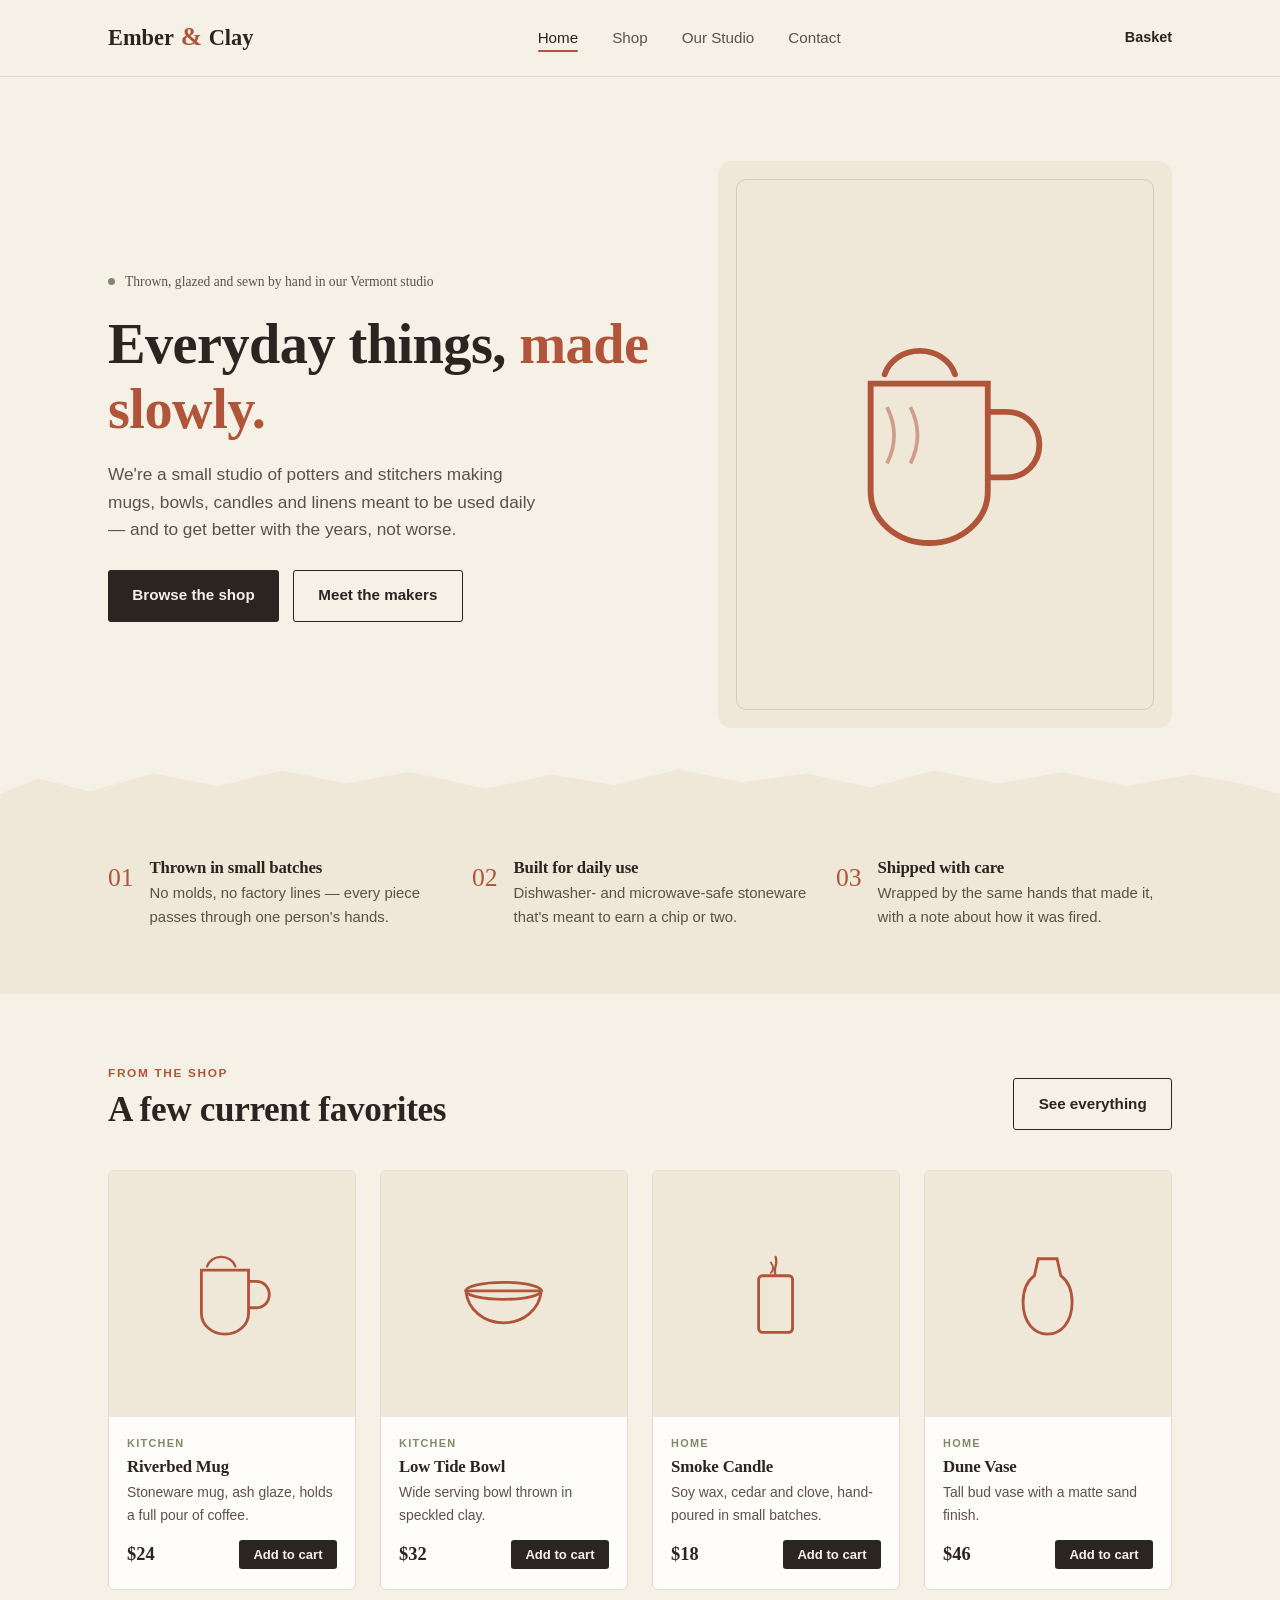
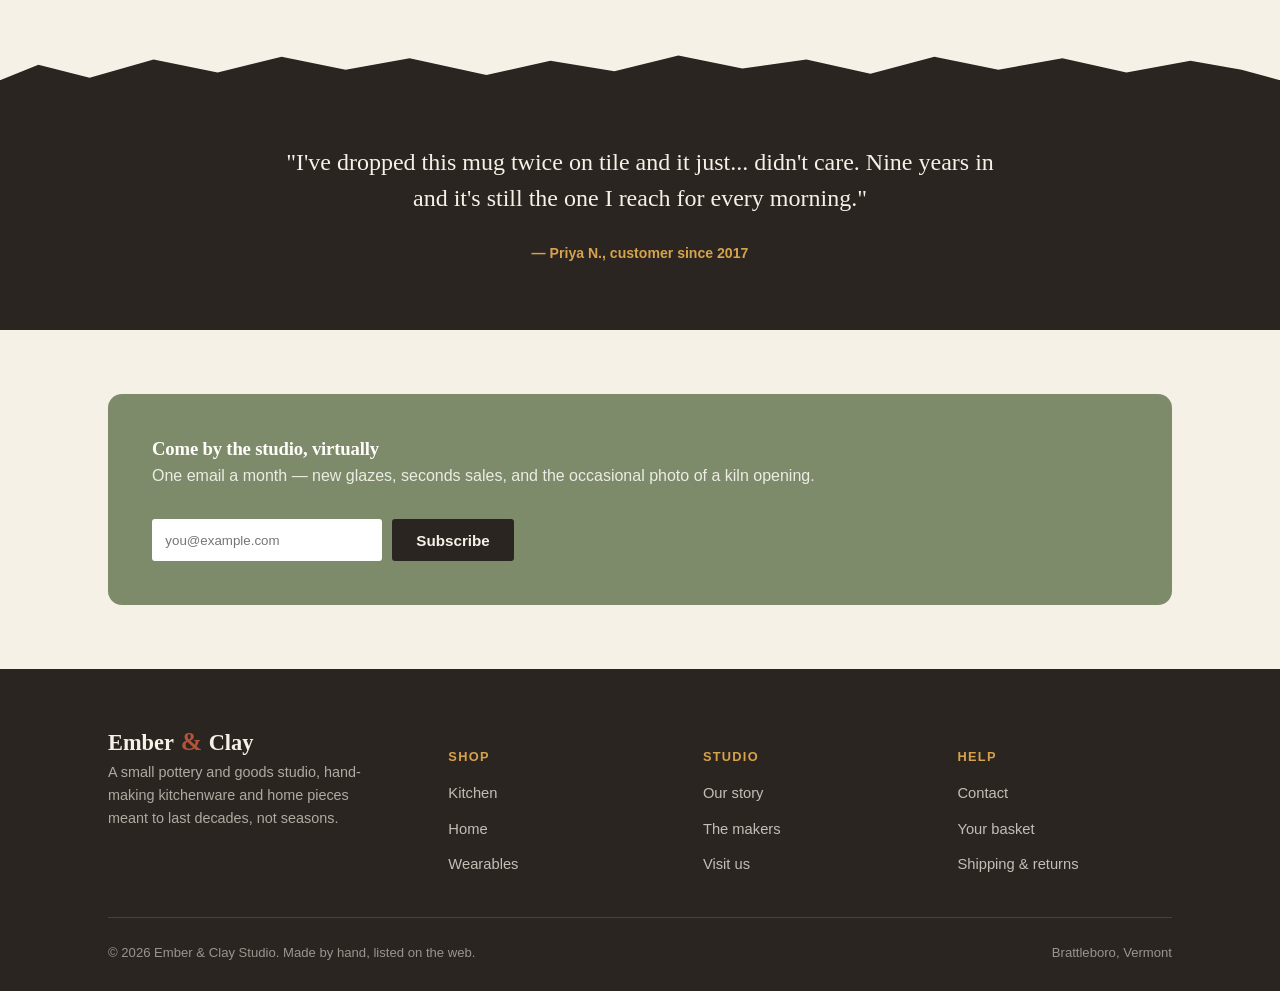
<file: index.html>
<!DOCTYPE html>
<html lang="en">
<head>
<meta charset="UTF-8">
<meta name="viewport" content="width=device-width, initial-scale=1.0">
<title>Ember & Clay — Handmade goods for a slower kitchen</title>
<link rel="stylesheet" href="css/style.css">
</head>
<body>

<header class="site-header">
  <div class="container">
    <a href="index.html" class="logo">Ember <span>&</span> Clay</a>
    <nav>
      <ul class="nav-links">
        <li><a href="index.html" class="is-active">Home</a></li>
        <li><a href="shop.html">Shop</a></li>
        <li><a href="about.html">Our Studio</a></li>
        <li><a href="contact.html">Contact</a></li>
      </ul>
    </nav>
    <a href="cart.html" class="nav-cart">
      Basket <span class="cart-badge" data-cart-count>0</span>
    </a>
    <button class="nav-toggle" aria-label="Toggle menu"><span></span><span></span><span></span></button>
  </div>
</header>

<section class="hero">
  <div class="container">
    <div>
      <p class="hero-stamp"><span class="dot"></span>Thrown, glazed and sewn by hand in our Vermont studio</p>
      <h1>Everyday things, <em>made slowly.</em></h1>
      <p class="hero-lede">We're a small studio of potters and stitchers making mugs, bowls, candles and linens meant to be used daily — and to get better with the years, not worse.</p>
      <div class="hero-cta">
        <a href="shop.html" class="btn">Browse the shop</a>
        <a href="about.html" class="btn btn--ghost">Meet the makers</a>
      </div>
    </div>
    <div class="hero-visual">
      <svg viewBox="0 0 120 120" fill="none" stroke="currentColor" stroke-width="2.5">
        <path d="M28 34h50v46c0 12-11 22-25 22s-25-10-25-22V34z"/>
        <path d="M78 46h8c8 0 14 6 14 14s-6 14-14 14h-8"/>
        <path d="M34 30c2-6 8-10 15-10s13 4 15 10" stroke-linecap="round"/>
        <path d="M35 44c4 8 4 16 0 24" stroke-width="1.6" opacity=".5"/>
        <path d="M45 44c4 8 4 16 0 24" stroke-width="1.6" opacity=".5"/>
      </svg>
    </div>
  </div>
</section>

<div class="rough-divider into-deep"></div>

<section class="section section--linen-deep">
  <div class="container">
    <div class="value-strip">
      <div class="value-item">
        <span class="num">01</span>
        <div>
          <h4>Thrown in small batches</h4>
          <p>No molds, no factory lines — every piece passes through one person's hands.</p>
        </div>
      </div>
      <div class="value-item">
        <span class="num">02</span>
        <div>
          <h4>Built for daily use</h4>
          <p>Dishwasher- and microwave-safe stoneware that's meant to earn a chip or two.</p>
        </div>
      </div>
      <div class="value-item">
        <span class="num">03</span>
        <div>
          <h4>Shipped with care</h4>
          <p>Wrapped by the same hands that made it, with a note about how it was fired.</p>
        </div>
      </div>
    </div>
  </div>
</section>

<section class="section">
  <div class="container">
    <div class="section-head">
      <div>
        <p class="eyebrow">From the shop</p>
        <h2>A few current favorites</h2>
      </div>
      <a href="shop.html" class="btn btn--ghost">See everything</a>
    </div>
    <div class="product-grid" id="featured-grid"></div>
  </div>
</section>

<div class="rough-divider" style="background:var(--ink)"></div>

<section class="section section--ink">
  <div class="container">
    <div class="testimonial">
      <blockquote>"I've dropped this mug twice on tile and it just... didn't care. Nine years in and it's still the one I reach for every morning."</blockquote>
      <cite>— Priya N., customer since 2017</cite>
    </div>
  </div>
</section>

<section class="section">
  <div class="container">
    <div class="newsletter">
      <div>
        <h3>Come by the studio, virtually</h3>
        <p>One email a month — new glazes, seconds sales, and the occasional photo of a kiln opening.</p>
      </div>
      <form onsubmit="event.preventDefault(); this.querySelector('button').textContent='Thanks — you\'re in.';">
        <input type="email" placeholder="you@example.com" required>
        <button type="submit" class="btn">Subscribe</button>
      </form>
    </div>
  </div>
</section>

<footer class="site-footer">
  <div class="container">
    <div class="footer-grid">
      <div class="footer-about">
        <a href="index.html" class="logo">Ember <span>&</span> Clay</a>
        <p>A small pottery and goods studio, hand-making kitchenware and home pieces meant to last decades, not seasons.</p>
      </div>
      <div class="footer-col">
        <h5>Shop</h5>
        <ul>
          <li><a href="shop.html">Kitchen</a></li>
          <li><a href="shop.html">Home</a></li>
          <li><a href="shop.html">Wearables</a></li>
        </ul>
      </div>
      <div class="footer-col">
        <h5>Studio</h5>
        <ul>
          <li><a href="about.html">Our story</a></li>
          <li><a href="about.html">The makers</a></li>
          <li><a href="contact.html">Visit us</a></li>
        </ul>
      </div>
      <div class="footer-col">
        <h5>Help</h5>
        <ul>
          <li><a href="contact.html">Contact</a></li>
          <li><a href="cart.html">Your basket</a></li>
          <li><a href="contact.html">Shipping & returns</a></li>
        </ul>
      </div>
    </div>
    <div class="footer-bottom">
      <span>© 2026 Ember & Clay Studio. Made by hand, listed on the web.</span>
      <span>Brattleboro, Vermont</span>
    </div>
  </div>
</footer>

<script src="js/data.js"></script>
<script src="js/main.js"></script>
</body>
</html>
</file>
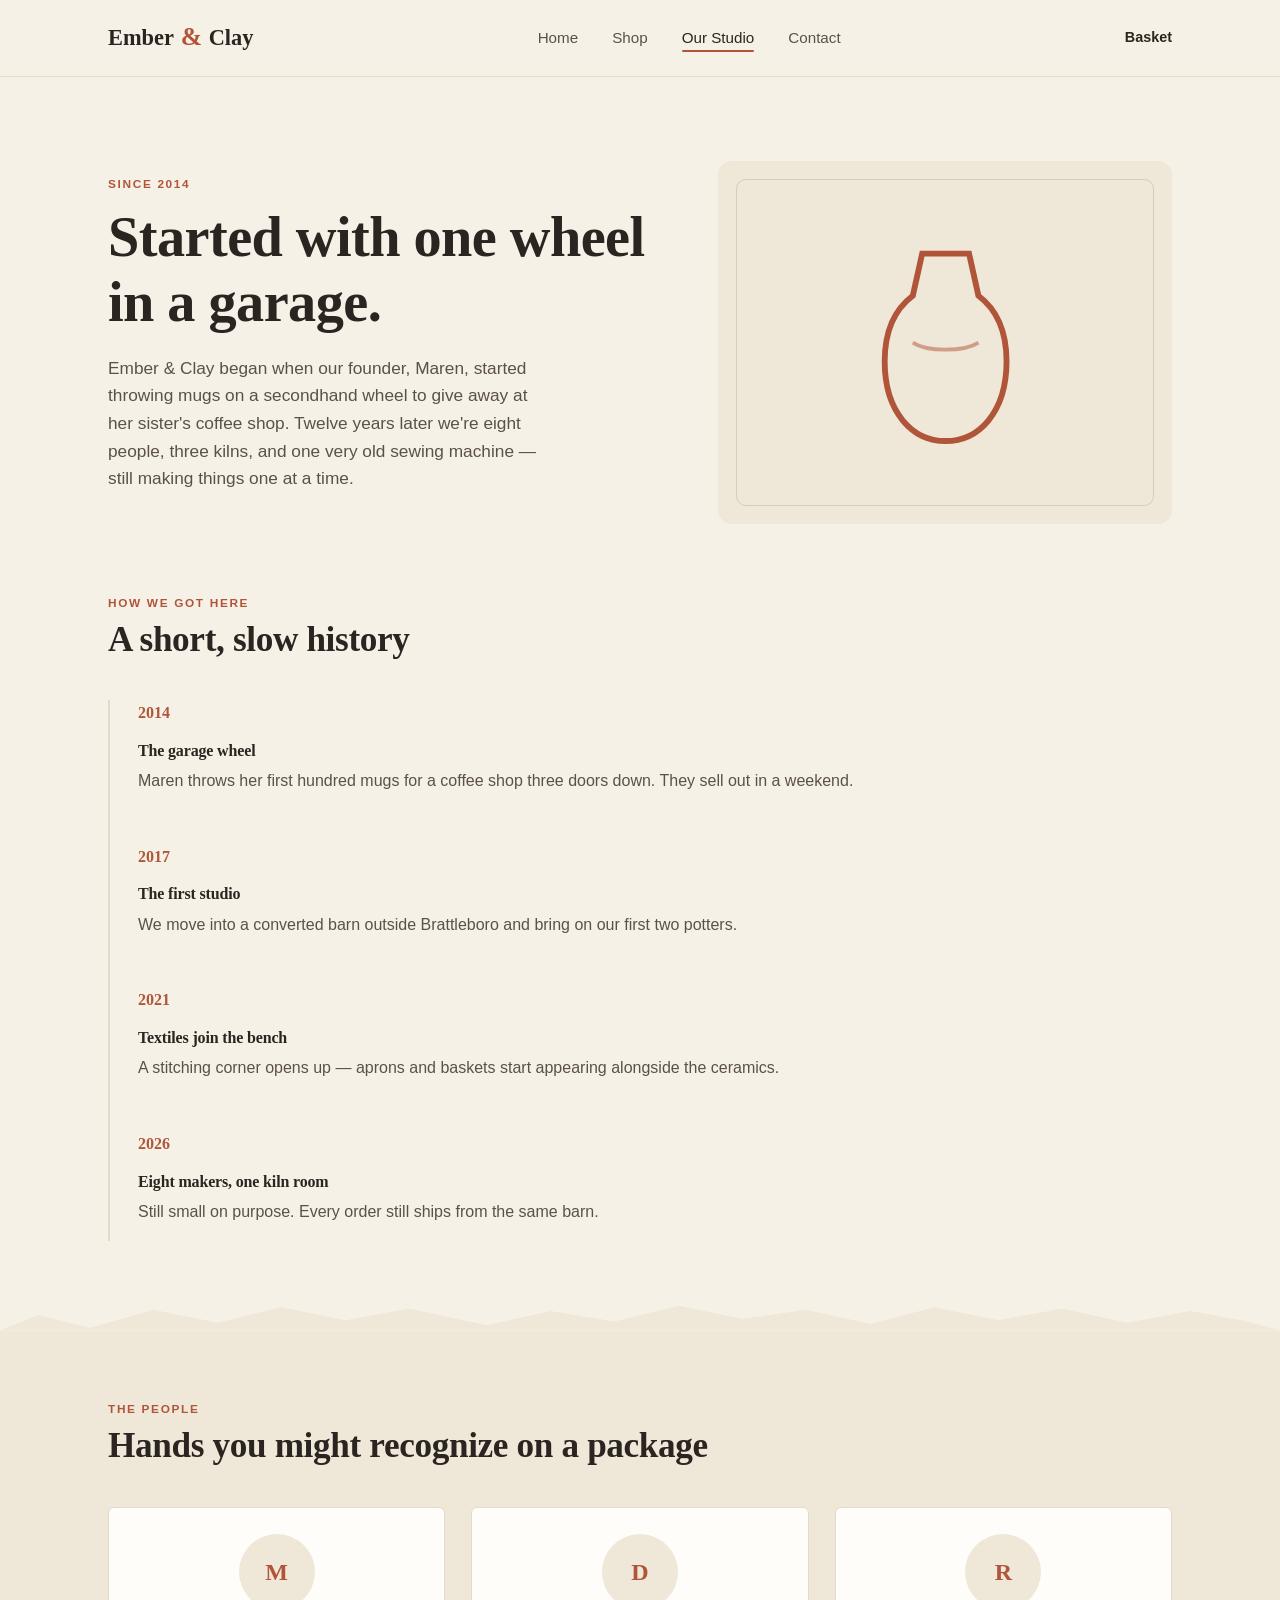
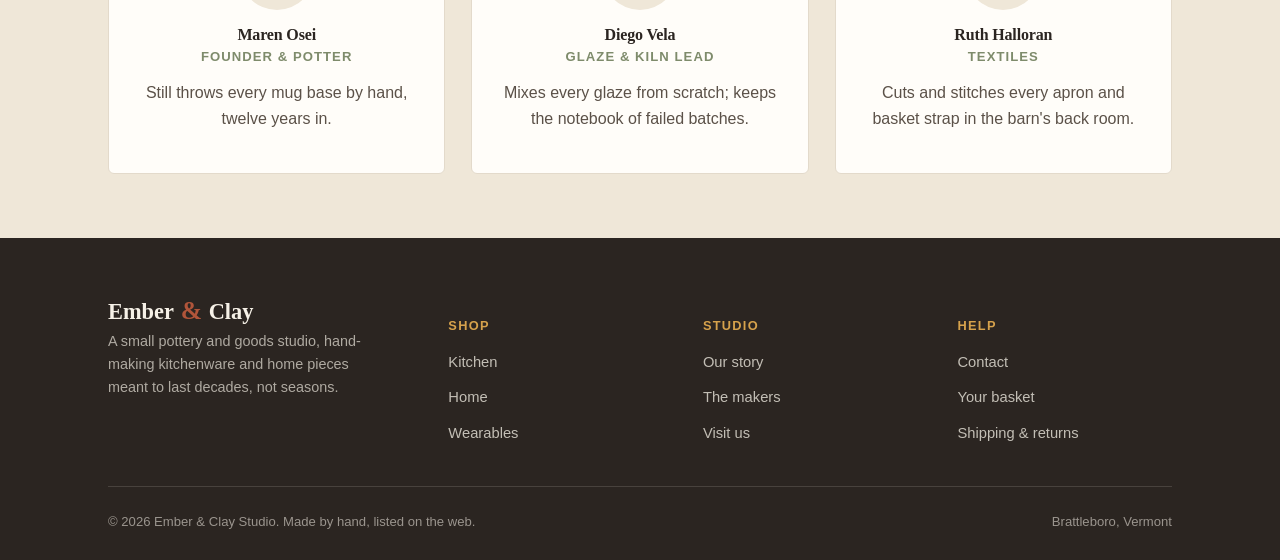
<file: about.html>
<!DOCTYPE html>
<html lang="en">
<head>
<meta charset="UTF-8">
<meta name="viewport" content="width=device-width, initial-scale=1.0">
<title>Our Studio — Ember & Clay</title>
<link rel="stylesheet" href="css/style.css">
</head>
<body>

<header class="site-header">
  <div class="container">
    <a href="index.html" class="logo">Ember <span>&</span> Clay</a>
    <nav>
      <ul class="nav-links">
        <li><a href="index.html">Home</a></li>
        <li><a href="shop.html">Shop</a></li>
        <li><a href="about.html" class="is-active">Our Studio</a></li>
        <li><a href="contact.html">Contact</a></li>
      </ul>
    </nav>
    <a href="cart.html" class="nav-cart">
      Basket <span class="cart-badge" data-cart-count>0</span>
    </a>
    <button class="nav-toggle" aria-label="Toggle menu"><span></span><span></span><span></span></button>
  </div>
</header>

<section class="hero" style="padding-bottom:0">
  <div class="container about-hero">
    <div>
      <p class="eyebrow">Since 2014</p>
      <h1>Started with one wheel in a garage.</h1>
      <p class="hero-lede">Ember & Clay began when our founder, Maren, started throwing mugs on a secondhand wheel to give away at her sister's coffee shop. Twelve years later we're eight people, three kilns, and one very old sewing machine — still making things one at a time.</p>
    </div>
    <div class="hero-visual">
      <svg viewBox="0 0 120 120" fill="none" stroke="currentColor" stroke-width="2.5">
        <path d="M50 22h20l4 18c8 6 12 16 12 28 0 22-12 34-26 34s-26-12-26-34c0-12 4-22 12-28l4-18z"/>
        <path d="M46 60c6 4 22 4 28 0" stroke-width="1.6" opacity=".5"/>
      </svg>
    </div>
  </div>
</section>

<section class="section">
  <div class="container">
    <div class="section-head">
      <div>
        <p class="eyebrow">How we got here</p>
        <h2>A short, slow history</h2>
      </div>
    </div>
    <div class="timeline">
      <div class="timeline-item">
        <p class="year">2014</p>
        <h4>The garage wheel</h4>
        <p>Maren throws her first hundred mugs for a coffee shop three doors down. They sell out in a weekend.</p>
      </div>
      <div class="timeline-item">
        <p class="year">2017</p>
        <h4>The first studio</h4>
        <p>We move into a converted barn outside Brattleboro and bring on our first two potters.</p>
      </div>
      <div class="timeline-item">
        <p class="year">2021</p>
        <h4>Textiles join the bench</h4>
        <p>A stitching corner opens up — aprons and baskets start appearing alongside the ceramics.</p>
      </div>
      <div class="timeline-item">
        <p class="year">2026</p>
        <h4>Eight makers, one kiln room</h4>
        <p>Still small on purpose. Every order still ships from the same barn.</p>
      </div>
    </div>
  </div>
</section>

<div class="rough-divider into-deep"></div>

<section class="section section--linen-deep">
  <div class="container">
    <div class="section-head">
      <div>
        <p class="eyebrow">The people</p>
        <h2>Hands you might recognize on a package</h2>
      </div>
    </div>
    <div class="people-grid">
      <div class="person-card">
        <div class="person-avatar">M</div>
        <h4>Maren Osei</h4>
        <p class="person-role">Founder & potter</p>
        <p>Still throws every mug base by hand, twelve years in.</p>
      </div>
      <div class="person-card">
        <div class="person-avatar">D</div>
        <h4>Diego Vela</h4>
        <p class="person-role">Glaze & kiln lead</p>
        <p>Mixes every glaze from scratch; keeps the notebook of failed batches.</p>
      </div>
      <div class="person-card">
        <div class="person-avatar">R</div>
        <h4>Ruth Halloran</h4>
        <p class="person-role">Textiles</p>
        <p>Cuts and stitches every apron and basket strap in the barn's back room.</p>
      </div>
    </div>
  </div>
</section>

<footer class="site-footer">
  <div class="container">
    <div class="footer-grid">
      <div class="footer-about">
        <a href="index.html" class="logo">Ember <span>&</span> Clay</a>
        <p>A small pottery and goods studio, hand-making kitchenware and home pieces meant to last decades, not seasons.</p>
      </div>
      <div class="footer-col">
        <h5>Shop</h5>
        <ul>
          <li><a href="shop.html">Kitchen</a></li>
          <li><a href="shop.html">Home</a></li>
          <li><a href="shop.html">Wearables</a></li>
        </ul>
      </div>
      <div class="footer-col">
        <h5>Studio</h5>
        <ul>
          <li><a href="about.html">Our story</a></li>
          <li><a href="about.html">The makers</a></li>
          <li><a href="contact.html">Visit us</a></li>
        </ul>
      </div>
      <div class="footer-col">
        <h5>Help</h5>
        <ul>
          <li><a href="contact.html">Contact</a></li>
          <li><a href="cart.html">Your basket</a></li>
          <li><a href="contact.html">Shipping & returns</a></li>
        </ul>
      </div>
    </div>
    <div class="footer-bottom">
      <span>© 2026 Ember & Clay Studio. Made by hand, listed on the web.</span>
      <span>Brattleboro, Vermont</span>
    </div>
  </div>
</footer>

<script src="js/data.js"></script>
<script src="js/main.js"></script>
</body>
</html>
</file>
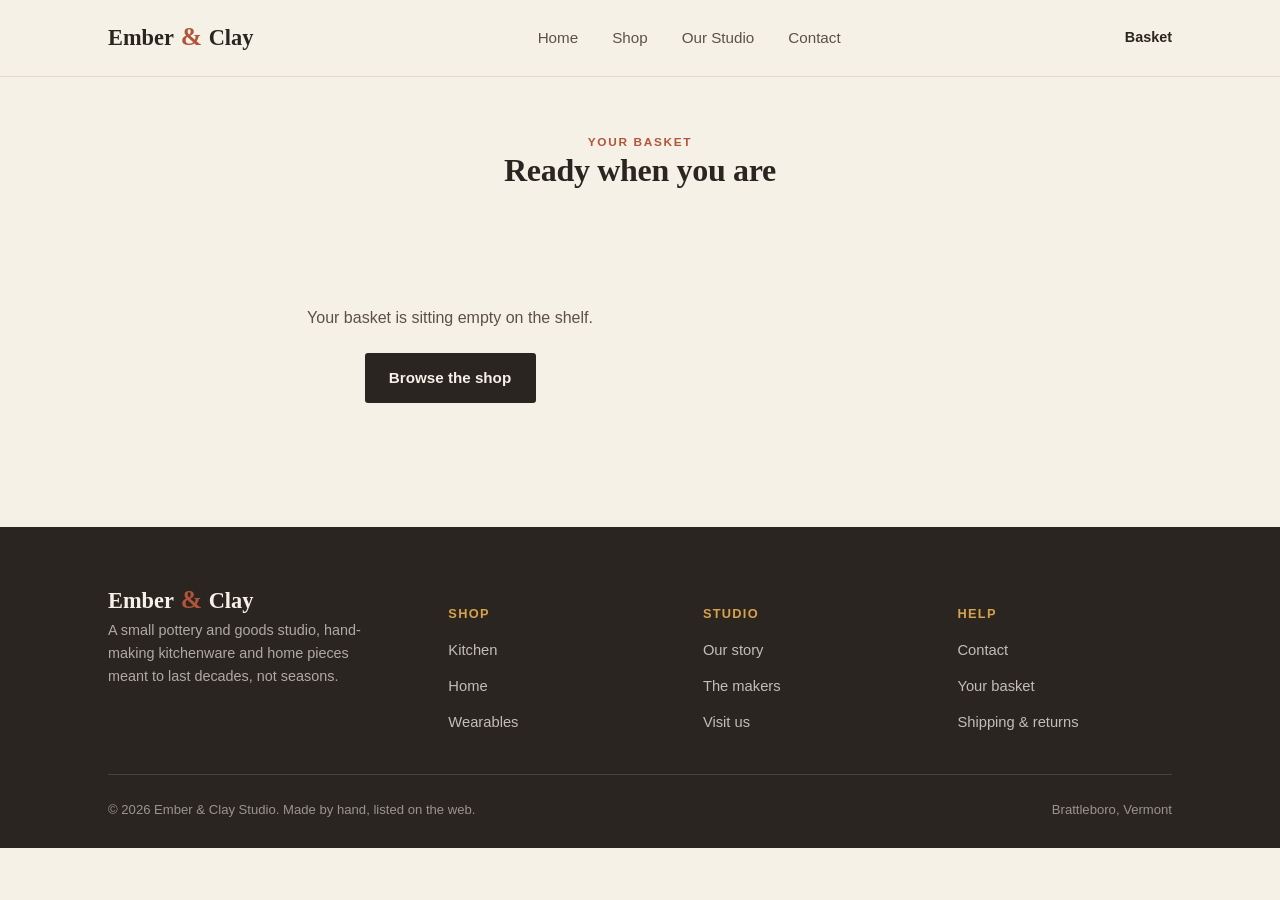
<file: cart.html>
<!DOCTYPE html>
<html lang="en">
<head>
<meta charset="UTF-8">
<meta name="viewport" content="width=device-width, initial-scale=1.0">
<title>Your Basket — Ember & Clay</title>
<link rel="stylesheet" href="css/style.css">
</head>
<body>

<header class="site-header">
  <div class="container">
    <a href="index.html" class="logo">Ember <span>&</span> Clay</a>
    <nav>
      <ul class="nav-links">
        <li><a href="index.html">Home</a></li>
        <li><a href="shop.html">Shop</a></li>
        <li><a href="about.html">Our Studio</a></li>
        <li><a href="contact.html">Contact</a></li>
      </ul>
    </nav>
    <a href="cart.html" class="nav-cart is-active">
      Basket <span class="cart-badge" data-cart-count>0</span>
    </a>
    <button class="nav-toggle" aria-label="Toggle menu"><span></span><span></span><span></span></button>
  </div>
</header>

<div class="page-header container">
  <p class="eyebrow">Your basket</p>
  <h1>Ready when you are</h1>
</div>

<section class="section" style="padding-top:0">
  <div class="container cart-layout">
    <div id="cart-items"><!-- filled by main.js --></div>

    <aside class="cart-summary" id="cart-summary">
      <h3>Order summary</h3>
      <div class="summary-row"><span>Subtotal</span><span id="sum-subtotal">$0.00</span></div>
      <div class="summary-row"><span>Shipping</span><span id="sum-shipping">$0.00</span></div>
      <div class="summary-row summary-row--total"><span>Total</span><span id="sum-total">$0.00</span></div>
      <button class="btn" id="checkout-btn">Place order</button>
      <p style="font-size:.8rem;color:var(--ink-soft);margin-top:.9em">Free shipping over $60. This is a demo checkout — no payment is collected.</p>
    </aside>
  </div>
</section>

<footer class="site-footer">
  <div class="container">
    <div class="footer-grid">
      <div class="footer-about">
        <a href="index.html" class="logo">Ember <span>&</span> Clay</a>
        <p>A small pottery and goods studio, hand-making kitchenware and home pieces meant to last decades, not seasons.</p>
      </div>
      <div class="footer-col">
        <h5>Shop</h5>
        <ul>
          <li><a href="shop.html">Kitchen</a></li>
          <li><a href="shop.html">Home</a></li>
          <li><a href="shop.html">Wearables</a></li>
        </ul>
      </div>
      <div class="footer-col">
        <h5>Studio</h5>
        <ul>
          <li><a href="about.html">Our story</a></li>
          <li><a href="about.html">The makers</a></li>
          <li><a href="contact.html">Visit us</a></li>
        </ul>
      </div>
      <div class="footer-col">
        <h5>Help</h5>
        <ul>
          <li><a href="contact.html">Contact</a></li>
          <li><a href="cart.html">Your basket</a></li>
          <li><a href="contact.html">Shipping & returns</a></li>
        </ul>
      </div>
    </div>
    <div class="footer-bottom">
      <span>© 2026 Ember & Clay Studio. Made by hand, listed on the web.</span>
      <span>Brattleboro, Vermont</span>
    </div>
  </div>
</footer>

<script src="js/data.js"></script>
<script src="js/main.js"></script>
</body>
</html>
</file>
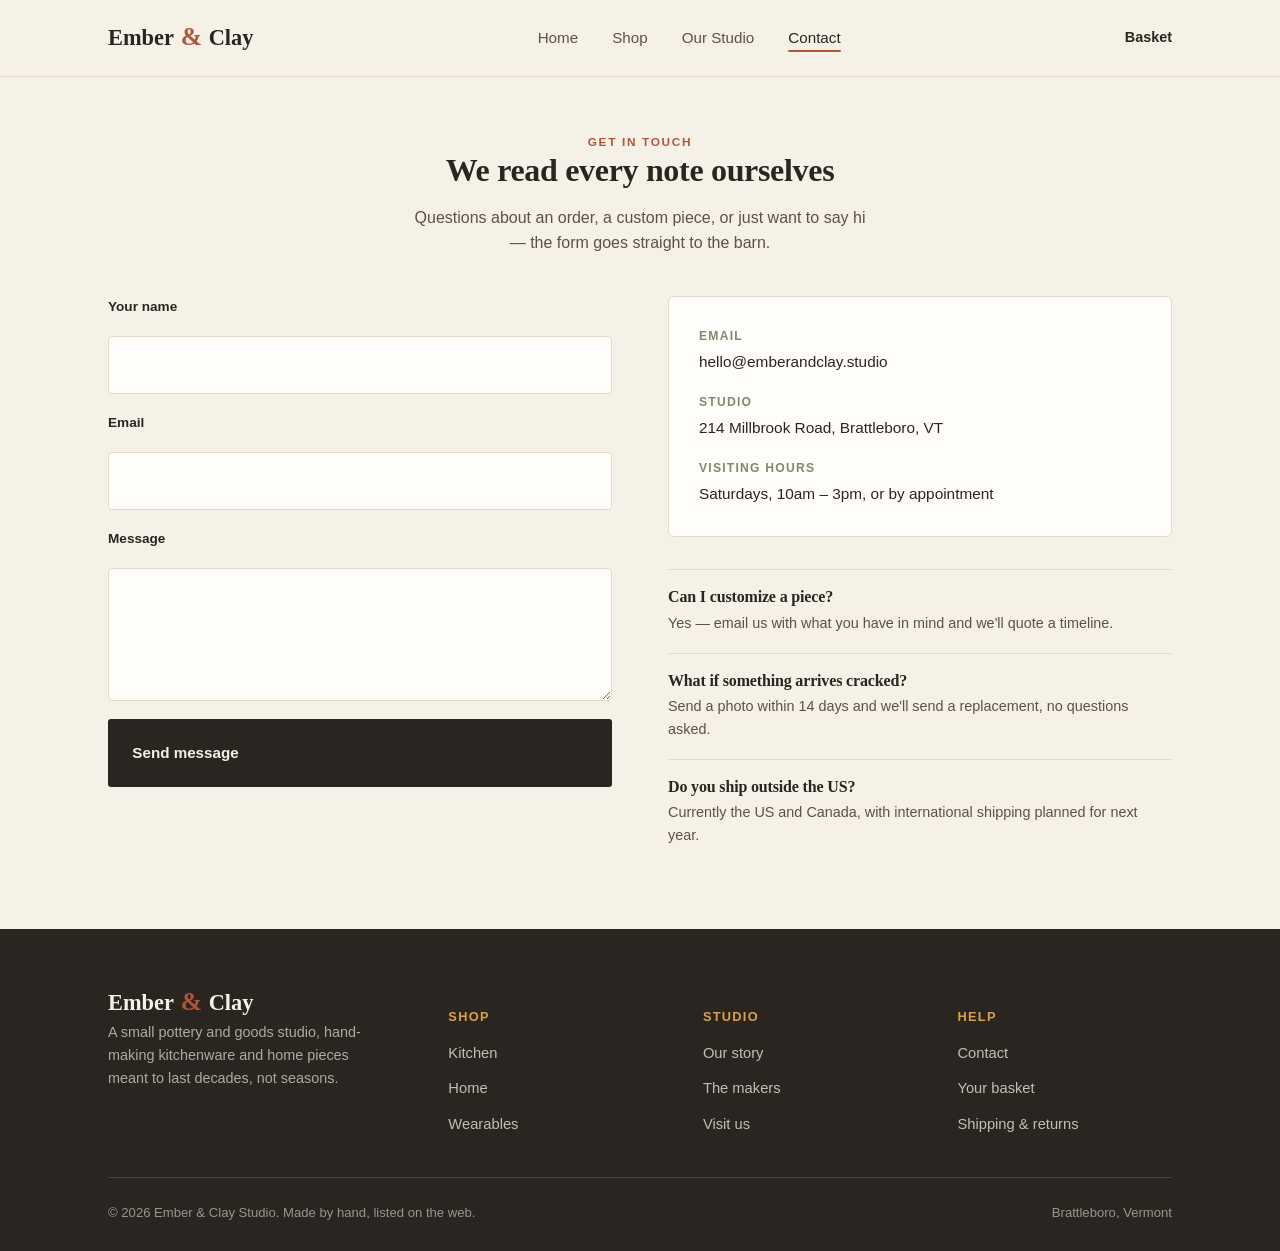
<file: contact.html>
<!DOCTYPE html>
<html lang="en">
<head>
<meta charset="UTF-8">
<meta name="viewport" content="width=device-width, initial-scale=1.0">
<title>Contact — Ember & Clay</title>
<link rel="stylesheet" href="css/style.css">
</head>
<body>

<header class="site-header">
  <div class="container">
    <a href="index.html" class="logo">Ember <span>&</span> Clay</a>
    <nav>
      <ul class="nav-links">
        <li><a href="index.html">Home</a></li>
        <li><a href="shop.html">Shop</a></li>
        <li><a href="about.html">Our Studio</a></li>
        <li><a href="contact.html" class="is-active">Contact</a></li>
      </ul>
    </nav>
    <a href="cart.html" class="nav-cart">
      Basket <span class="cart-badge" data-cart-count>0</span>
    </a>
    <button class="nav-toggle" aria-label="Toggle menu"><span></span><span></span><span></span></button>
  </div>
</header>

<div class="page-header container">
  <p class="eyebrow">Get in touch</p>
  <h1>We read every note ourselves</h1>
  <p>Questions about an order, a custom piece, or just want to say hi — the form goes straight to the barn.</p>
</div>

<section class="section" style="padding-top:0">
  <div class="container contact-layout">
    <form class="contact-form" id="contact-form">
      <div class="field">
        <label for="name">Your name</label>
        <input type="text" id="name" required>
      </div>
      <div class="field">
        <label for="email">Email</label>
        <input type="email" id="email" required>
      </div>
      <div class="field">
        <label for="message">Message</label>
        <textarea id="message" required></textarea>
      </div>
      <button type="submit" class="btn">Send message</button>
      <p id="contact-note"></p>
    </form>

    <div>
      <div class="contact-info-card">
        <dl>
          <div>
            <dt>Email</dt>
            <dd>hello@emberandclay.studio</dd>
          </div>
          <div>
            <dt>Studio</dt>
            <dd>214 Millbrook Road, Brattleboro, VT</dd>
          </div>
          <div>
            <dt>Visiting hours</dt>
            <dd>Saturdays, 10am – 3pm, or by appointment</dd>
          </div>
        </dl>
      </div>

      <div style="margin-top:32px">
        <div class="faq-item">
          <h4>Can I customize a piece?</h4>
          <p>Yes — email us with what you have in mind and we'll quote a timeline.</p>
        </div>
        <div class="faq-item">
          <h4>What if something arrives cracked?</h4>
          <p>Send a photo within 14 days and we'll send a replacement, no questions asked.</p>
        </div>
        <div class="faq-item">
          <h4>Do you ship outside the US?</h4>
          <p>Currently the US and Canada, with international shipping planned for next year.</p>
        </div>
      </div>
    </div>
  </div>
</section>

<footer class="site-footer">
  <div class="container">
    <div class="footer-grid">
      <div class="footer-about">
        <a href="index.html" class="logo">Ember <span>&</span> Clay</a>
        <p>A small pottery and goods studio, hand-making kitchenware and home pieces meant to last decades, not seasons.</p>
      </div>
      <div class="footer-col">
        <h5>Shop</h5>
        <ul>
          <li><a href="shop.html">Kitchen</a></li>
          <li><a href="shop.html">Home</a></li>
          <li><a href="shop.html">Wearables</a></li>
        </ul>
      </div>
      <div class="footer-col">
        <h5>Studio</h5>
        <ul>
          <li><a href="about.html">Our story</a></li>
          <li><a href="about.html">The makers</a></li>
          <li><a href="contact.html">Visit us</a></li>
        </ul>
      </div>
      <div class="footer-col">
        <h5>Help</h5>
        <ul>
          <li><a href="contact.html">Contact</a></li>
          <li><a href="cart.html">Your basket</a></li>
          <li><a href="contact.html">Shipping & returns</a></li>
        </ul>
      </div>
    </div>
    <div class="footer-bottom">
      <span>© 2026 Ember & Clay Studio. Made by hand, listed on the web.</span>
      <span>Brattleboro, Vermont</span>
    </div>
  </div>
</footer>

<script src="js/data.js"></script>
<script src="js/main.js"></script>
</body>
</html>
</file>
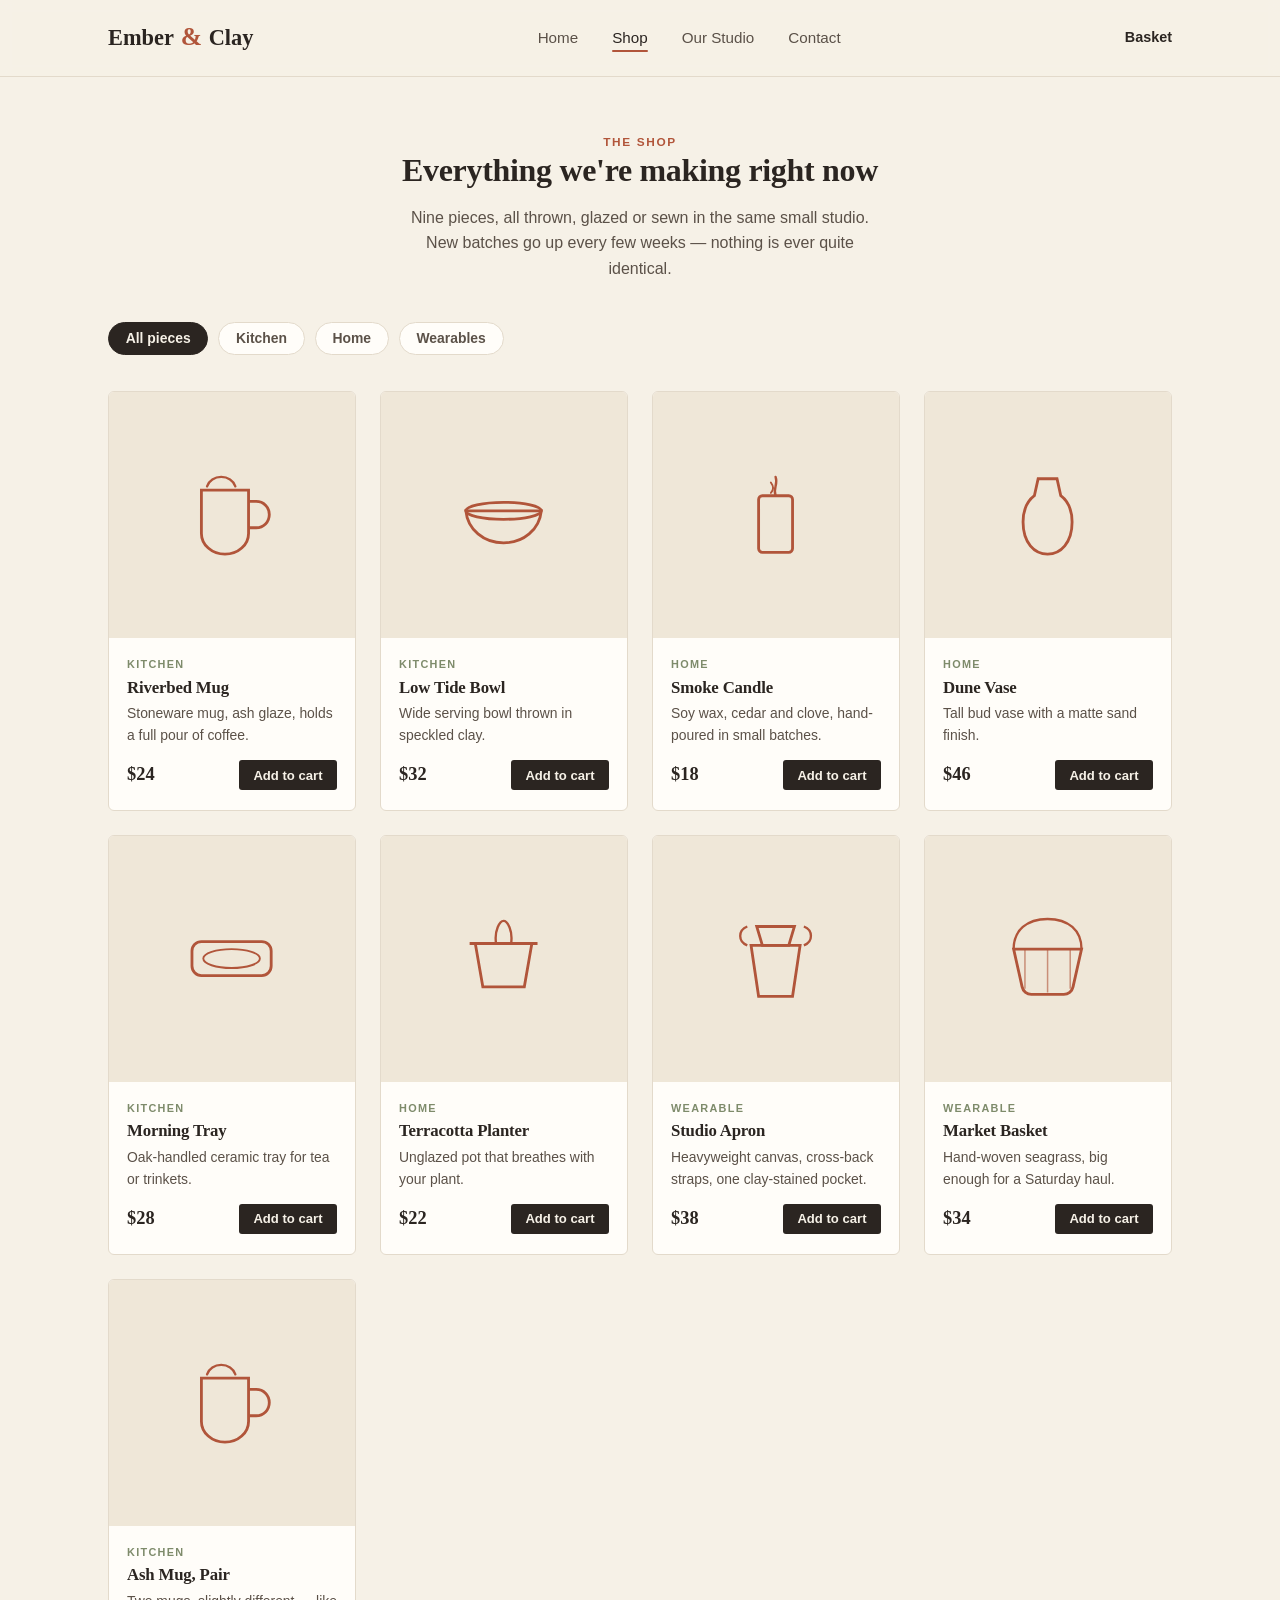
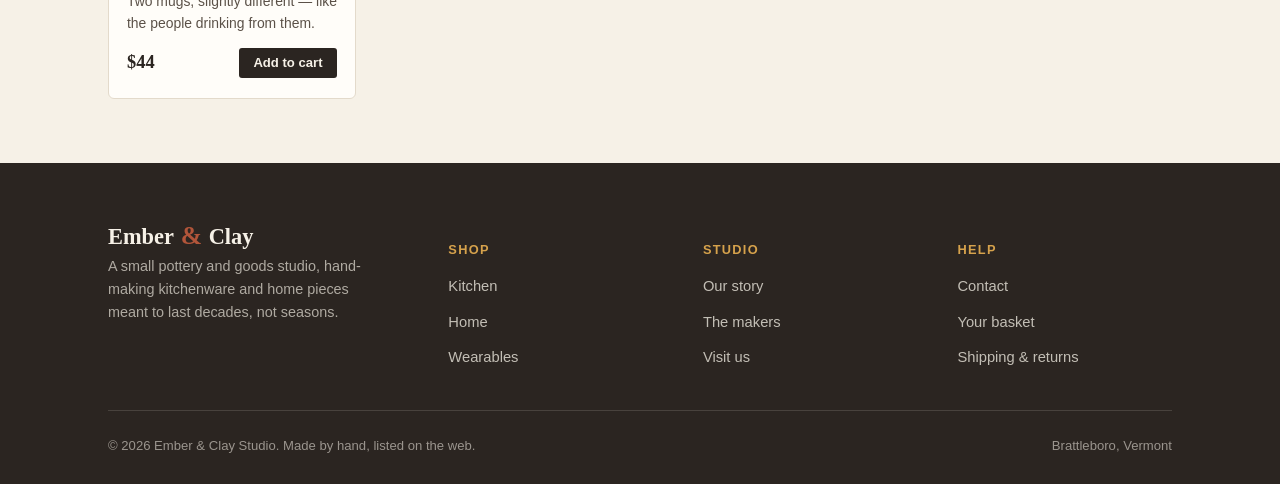
<file: shop.html>
<!DOCTYPE html>
<html lang="en">
<head>
<meta charset="UTF-8">
<meta name="viewport" content="width=device-width, initial-scale=1.0">
<title>Shop — Ember & Clay</title>
<link rel="stylesheet" href="css/style.css">
</head>
<body>

<header class="site-header">
  <div class="container">
    <a href="index.html" class="logo">Ember <span>&</span> Clay</a>
    <nav>
      <ul class="nav-links">
        <li><a href="index.html">Home</a></li>
        <li><a href="shop.html" class="is-active">Shop</a></li>
        <li><a href="about.html">Our Studio</a></li>
        <li><a href="contact.html">Contact</a></li>
      </ul>
    </nav>
    <a href="cart.html" class="nav-cart">
      Basket <span class="cart-badge" data-cart-count>0</span>
    </a>
    <button class="nav-toggle" aria-label="Toggle menu"><span></span><span></span><span></span></button>
  </div>
</header>

<div class="page-header container">
  <p class="eyebrow">The shop</p>
  <h1>Everything we're making right now</h1>
  <p>Nine pieces, all thrown, glazed or sewn in the same small studio. New batches go up every few weeks — nothing is ever quite identical.</p>
</div>

<section class="section" style="padding-top:0">
  <div class="container">
    <div class="filter-bar">
      <button class="filter-btn is-active" data-filter="all">All pieces</button>
      <button class="filter-btn" data-filter="kitchen">Kitchen</button>
      <button class="filter-btn" data-filter="home">Home</button>
      <button class="filter-btn" data-filter="wearable">Wearables</button>
    </div>
    <div class="product-grid" id="shop-grid"></div>
  </div>
</section>

<footer class="site-footer">
  <div class="container">
    <div class="footer-grid">
      <div class="footer-about">
        <a href="index.html" class="logo">Ember <span>&</span> Clay</a>
        <p>A small pottery and goods studio, hand-making kitchenware and home pieces meant to last decades, not seasons.</p>
      </div>
      <div class="footer-col">
        <h5>Shop</h5>
        <ul>
          <li><a href="shop.html">Kitchen</a></li>
          <li><a href="shop.html">Home</a></li>
          <li><a href="shop.html">Wearables</a></li>
        </ul>
      </div>
      <div class="footer-col">
        <h5>Studio</h5>
        <ul>
          <li><a href="about.html">Our story</a></li>
          <li><a href="about.html">The makers</a></li>
          <li><a href="contact.html">Visit us</a></li>
        </ul>
      </div>
      <div class="footer-col">
        <h5>Help</h5>
        <ul>
          <li><a href="contact.html">Contact</a></li>
          <li><a href="cart.html">Your basket</a></li>
          <li><a href="contact.html">Shipping & returns</a></li>
        </ul>
      </div>
    </div>
    <div class="footer-bottom">
      <span>© 2026 Ember & Clay Studio. Made by hand, listed on the web.</span>
      <span>Brattleboro, Vermont</span>
    </div>
  </div>
</footer>

<script src="js/data.js"></script>
<script src="js/main.js"></script>
</body>
</html>
</file>
<file: css/style.css>
/* =========================================================
   Ember & Clay
   Palette:  #F6F1E7 linen   #2B2521 ink   #B1553A clay
             #7E8B6B sage    #D6A24C mustard   #E3DACB line
   Type:     display — Iowan Old Style / Georgia (serif)
             body    — system-ui sans
   Signature: the torn/rough-edge divider between sections,
              echoing unglazed pottery edges.
   ========================================================= */

:root {
  --linen: #F6F1E7;
  --linen-deep: #EFE7D8;
  --ink: #2B2521;
  --ink-soft: #5B5148;
  --clay: #B1553A;
  --clay-deep: #93412E;
  --sage: #7E8B6B;
  --mustard: #D6A24C;
  --line: #E3DACB;
  --white: #FFFDF9;

  --serif: Georgia, 'Iowan Old Style', 'Palatino Linotype', 'Book Antiqua', serif;
  --sans: -apple-system, BlinkMacSystemFont, 'Segoe UI', Roboto, Helvetica, Arial, sans-serif;

  --radius: 6px;
  --shadow: 0 1px 2px rgba(43,37,33,.06), 0 8px 24px rgba(43,37,33,.06);
}

* { box-sizing: border-box; }
html { scroll-behavior: smooth; }

body {
  margin: 0;
  background: var(--linen);
  color: var(--ink);
  font-family: var(--sans);
  font-size: 16px;
  line-height: 1.6;
  -webkit-font-smoothing: antialiased;
}

img, svg { max-width: 100%; display: block; }

a { color: inherit; }

.container {
  width: 100%;
  max-width: 1120px;
  margin: 0 auto;
  padding: 0 28px;
}

h1, h2, h3, h4 {
  font-family: var(--serif);
  font-weight: 700;
  line-height: 1.15;
  margin: 0 0 .5em;
  letter-spacing: -0.01em;
}

p { margin: 0 0 1em; color: var(--ink-soft); }

.eyebrow {
  font-family: var(--sans);
  text-transform: uppercase;
  letter-spacing: .14em;
  font-size: .74rem;
  color: var(--clay);
  font-weight: 600;
}

/* ---------- Buttons ---------- */

.btn {
  display: inline-flex;
  align-items: center;
  gap: .5em;
  border: none;
  cursor: pointer;
  background: var(--ink);
  color: var(--linen);
  font-family: var(--sans);
  font-weight: 600;
  font-size: .95rem;
  padding: .85em 1.6em;
  border-radius: 3px;
  text-decoration: none;
  transition: transform .15s ease, background .15s ease;
}
.btn:hover { background: var(--clay-deep); transform: translateY(-1px); }
.btn--ghost {
  background: transparent;
  color: var(--ink);
  border: 1.5px solid var(--ink);
}
.btn--ghost:hover { background: var(--ink); color: var(--linen); }
.btn--small { padding: .55em 1.1em; font-size: .82rem; }
.btn.is-added { background: var(--sage); }

/* ---------- Header ---------- */

.site-header {
  position: sticky;
  top: 0;
  z-index: 40;
  background: rgba(246,241,231,.92);
  backdrop-filter: blur(6px);
  border-bottom: 1px solid var(--line);
}

.site-header .container {
  display: flex;
  align-items: center;
  justify-content: space-between;
  height: 76px;
}

.logo {
  font-family: var(--serif);
  font-size: 1.4rem;
  font-weight: 700;
  text-decoration: none;
  color: var(--ink);
  display: flex;
  align-items: baseline;
  gap: .3em;
}
.logo span { color: var(--clay); font-size: 1.6rem; line-height: 0; }

.nav-links {
  display: flex;
  align-items: center;
  gap: 34px;
  list-style: none;
  margin: 0;
  padding: 0;
}
.nav-links a {
  text-decoration: none;
  font-size: .95rem;
  font-weight: 500;
  color: var(--ink-soft);
  position: relative;
  padding-bottom: 4px;
}
.nav-links a:hover, .nav-links a.is-active { color: var(--ink); }
.nav-links a.is-active::after {
  content: "";
  position: absolute;
  left: 0; right: 0; bottom: -2px;
  height: 2px;
  background: var(--clay);
  border-radius: 2px;
}

.nav-cart {
  display: inline-flex;
  align-items: center;
  gap: .4em;
  text-decoration: none;
  color: var(--ink);
  font-weight: 600;
  font-size: .9rem;
}
.cart-badge {
  display: none;
  align-items: center;
  justify-content: center;
  min-width: 20px;
  height: 20px;
  padding: 0 5px;
  border-radius: 999px;
  background: var(--clay);
  color: var(--white);
  font-size: .72rem;
  font-weight: 700;
}

.nav-toggle {
  display: none;
  flex-direction: column;
  gap: 4px;
  background: none;
  border: none;
  cursor: pointer;
  padding: 8px;
}
.nav-toggle span { width: 22px; height: 2px; background: var(--ink); border-radius: 2px; }

/* ---------- Rough divider (signature element) ---------- */

.rough-divider {
  height: 26px;
  width: 100%;
  background: var(--linen);
  clip-path: polygon(
    0% 100%, 3% 40%, 7% 90%, 12% 20%, 17% 70%, 22% 10%, 27% 60%, 32% 15%,
    38% 80%, 43% 25%, 48% 65%, 53% 5%, 58% 55%, 63% 20%, 68% 75%, 73% 10%,
    78% 60%, 83% 15%, 88% 70%, 93% 25%, 97% 60%, 100% 100%
  );
}
.rough-divider--flip { transform: rotate(180deg); }
.section--linen-deep + .rough-divider,
.rough-divider.into-deep { background: var(--linen-deep); }
.section--ink + .rough-divider { background: var(--ink); }

/* ---------- Hero ---------- */

.hero {
  padding: 84px 0 40px;
  position: relative;
}
.hero .container {
  display: grid;
  grid-template-columns: 1.1fr .9fr;
  gap: 56px;
  align-items: center;
}
.hero h1 {
  font-size: clamp(2.4rem, 4.4vw, 3.6rem);
  margin-bottom: .35em;
}
.hero h1 em {
  font-style: normal;
  color: var(--clay);
  position: relative;
}
.hero-lede {
  font-size: 1.08rem;
  max-width: 46ch;
}
.hero-cta { display: flex; gap: 14px; margin-top: 1.6em; flex-wrap: wrap; }

.hero-stamp {
  display: inline-flex;
  align-items: center;
  gap: 10px;
  margin-bottom: 1.4em;
  font-family: var(--serif);
  font-size: .85rem;
  color: var(--ink-soft);
}
.hero-stamp .dot { width: 7px; height: 7px; border-radius: 50%; background: var(--sage); }

.hero-visual {
  aspect-ratio: 4/5;
  background: var(--linen-deep);
  border-radius: 14px;
  position: relative;
  overflow: hidden;
  display: flex;
  align-items: center;
  justify-content: center;
}
.hero-visual svg { width: 62%; color: var(--clay); }
.hero-visual::before {
  content: "";
  position: absolute;
  inset: 18px;
  border: 1.5px solid rgba(43,37,33,.14);
  border-radius: 10px;
}

/* ---------- Sections ---------- */

.section { padding: 64px 0; }
.section--linen-deep { background: var(--linen-deep); }
.section--ink { background: var(--ink); color: var(--linen); }
.section--ink h2, .section--ink .eyebrow { color: var(--linen); }
.section--ink p { color: rgba(246,241,231,.72); }

.section-head {
  display: flex;
  justify-content: space-between;
  align-items: flex-end;
  gap: 24px;
  margin-bottom: 40px;
  flex-wrap: wrap;
}
.section-head h2 { font-size: clamp(1.7rem, 3vw, 2.2rem); margin: .2em 0 0; }
.section-head p { margin: .5em 0 0; max-width: 50ch; }

/* ---------- Value strip ---------- */

.value-strip {
  display: grid;
  grid-template-columns: repeat(3, 1fr);
  gap: 28px;
}
.value-item { display: flex; gap: 16px; align-items: flex-start; }
.value-item .num {
  font-family: var(--serif);
  font-size: 1.6rem;
  color: var(--clay);
  flex-shrink: 0;
}
.value-item h4 { margin-bottom: .3em; font-size: 1.05rem; }
.value-item p { margin: 0; font-size: .93rem; }

/* ---------- Product grid ---------- */

.product-grid {
  display: grid;
  grid-template-columns: repeat(4, 1fr);
  gap: 24px;
}
.product-card {
  background: var(--white);
  border: 1px solid var(--line);
  border-radius: var(--radius);
  overflow: hidden;
  transition: box-shadow .2s ease, transform .2s ease;
  display: flex;
  flex-direction: column;
}
.product-card:hover { box-shadow: var(--shadow); transform: translateY(-3px); }
.product-card__art {
  background: var(--linen-deep);
  aspect-ratio: 1/1;
  display: flex;
  align-items: center;
  justify-content: center;
  color: var(--clay);
}
.product-card__art svg { width: 46%; }
.product-card__body { padding: 18px 18px 20px; flex: 1; display: flex; flex-direction: column; }
.product-card__cat {
  text-transform: uppercase;
  font-size: .68rem;
  letter-spacing: .12em;
  color: var(--sage);
  font-weight: 700;
  margin: 0 0 .4em;
}
.product-card__name { font-size: 1.05rem; margin-bottom: .3em; }
.product-card__blurb { font-size: .87rem; margin-bottom: 1em; flex: 1; }
.product-card__row { display: flex; align-items: center; justify-content: space-between; }
.product-card__price { font-family: var(--serif); font-weight: 700; font-size: 1.15rem; }

/* ---------- Filters (shop page) ---------- */

.filter-bar {
  display: flex;
  gap: 10px;
  flex-wrap: wrap;
  margin-bottom: 36px;
}
.filter-btn {
  background: var(--white);
  border: 1px solid var(--line);
  padding: .55em 1.2em;
  border-radius: 999px;
  font-size: .87rem;
  font-weight: 600;
  cursor: pointer;
  color: var(--ink-soft);
}
.filter-btn.is-active { background: var(--ink); color: var(--linen); border-color: var(--ink); }

/* ---------- Testimonial ---------- */

.testimonial {
  max-width: 720px;
  margin: 0 auto;
  text-align: center;
}
.testimonial blockquote {
  font-family: var(--serif);
  font-size: 1.5rem;
  line-height: 1.5;
  margin: 0 0 1em;
  color: var(--linen);
}
.testimonial cite {
  font-style: normal;
  font-size: .88rem;
  color: var(--mustard);
  font-weight: 600;
}

/* ---------- Newsletter ---------- */

.newsletter {
  display: flex;
  align-items: center;
  justify-content: space-between;
  gap: 30px;
  background: var(--sage);
  color: var(--white);
  padding: 44px;
  border-radius: 14px;
  flex-wrap: wrap;
}
.newsletter h3 { color: var(--white); margin-bottom: .2em; }
.newsletter p { color: rgba(255,253,249,.85); margin: 0; }
.newsletter form { display: flex; gap: 10px; flex-wrap: wrap; }
.newsletter input {
  padding: .8em 1em;
  border-radius: 3px;
  border: none;
  min-width: 230px;
  font-family: var(--sans);
}

/* ---------- About page ---------- */

.about-hero {
  display: grid;
  grid-template-columns: 1fr 1fr;
  gap: 56px;
  align-items: center;
}
.about-hero .hero-visual { aspect-ratio: 5/4; }
.timeline { border-left: 2px solid var(--line); padding-left: 28px; display: grid; gap: 34px; }
.timeline-item .year { font-family: var(--serif); color: var(--clay); font-weight: 700; }

.people-grid {
  display: grid;
  grid-template-columns: repeat(3, 1fr);
  gap: 26px;
}
.person-card {
  background: var(--white);
  border: 1px solid var(--line);
  border-radius: var(--radius);
  padding: 26px;
  text-align: center;
}
.person-avatar {
  width: 76px; height: 76px;
  border-radius: 50%;
  background: var(--linen-deep);
  margin: 0 auto 16px;
  display: flex; align-items: center; justify-content: center;
  color: var(--clay);
  font-family: var(--serif);
  font-size: 1.5rem;
  font-weight: 700;
}
.person-card h4 { margin-bottom: .1em; }
.person-role { font-size: .82rem; color: var(--sage); font-weight: 700; text-transform: uppercase; letter-spacing: .08em; }

/* ---------- Contact page ---------- */

.contact-layout {
  display: grid;
  grid-template-columns: 1fr 1fr;
  gap: 56px;
}
.contact-form { display: grid; gap: 18px; }
.field { display: grid; gap: 6px; }
.field label { font-size: .85rem; font-weight: 700; }
.field input, .field textarea {
  font-family: var(--sans);
  font-size: .96rem;
  padding: .8em 1em;
  border: 1px solid var(--line);
  border-radius: 4px;
  background: var(--white);
  color: var(--ink);
}
.field textarea { resize: vertical; min-height: 120px; }
#contact-note { font-size: .9rem; color: var(--sage); font-weight: 600; min-height: 1.4em; }

.contact-info-card {
  background: var(--white);
  border: 1px solid var(--line);
  border-radius: var(--radius);
  padding: 30px;
}
.contact-info-card dl { margin: 0; display: grid; gap: 18px; }
.contact-info-card dt { font-size: .76rem; text-transform: uppercase; letter-spacing: .1em; color: var(--sage); font-weight: 700; }
.contact-info-card dd { margin: .25em 0 0; font-size: .96rem; }
.faq-item { border-top: 1px solid var(--line); padding: 18px 0; }
.faq-item h4 { margin-bottom: .3em; font-size: 1rem; }
.faq-item p { margin: 0; font-size: .9rem; }

/* ---------- Cart page ---------- */

.cart-layout { display: grid; grid-template-columns: 1fr 340px; gap: 40px; align-items: start; }
.cart-row {
  display: grid;
  grid-template-columns: 64px 1fr auto auto 32px;
  gap: 18px;
  align-items: center;
  padding: 18px 0;
  border-bottom: 1px solid var(--line);
}
.cart-row__art { width: 64px; height: 64px; background: var(--linen-deep); border-radius: 6px; color: var(--clay); display: flex; align-items: center; justify-content: center; }
.cart-row__art svg { width: 60%; }
.cart-row__info h4 { margin: 0 0 .2em; font-size: 1rem; }
.cart-row__info p { margin: 0; font-size: .84rem; }
.cart-row__qty { display: flex; align-items: center; gap: 10px; border: 1px solid var(--line); border-radius: 999px; padding: 4px 10px; }
.cart-row__qty button { background: none; border: none; cursor: pointer; font-size: 1rem; width: 20px; color: var(--ink); }
.cart-row__price { font-family: var(--serif); font-weight: 700; }
.cart-row__remove { background: none; border: none; cursor: pointer; color: var(--ink-soft); font-size: 1rem; }
.cart-row__remove:hover { color: var(--clay); }

.cart-empty { text-align: center; padding: 60px 0; }
.cart-empty p { margin-bottom: 1.4em; }

.cart-summary {
  background: var(--white);
  border: 1px solid var(--line);
  border-radius: var(--radius);
  padding: 26px;
  position: sticky;
  top: 100px;
}
.cart-summary h3 { margin-bottom: 1em; }
.summary-row { display: flex; justify-content: space-between; font-size: .93rem; margin-bottom: .7em; color: var(--ink-soft); }
.summary-row--total { color: var(--ink); font-weight: 700; font-size: 1.05rem; border-top: 1px solid var(--line); padding-top: .9em; margin-top: .9em; }
.cart-summary .btn { width: 100%; justify-content: center; margin-top: 1.2em; }

/* ---------- Page header (shop/about/contact/cart top strip) ---------- */

.page-header {
  padding: 56px 0 40px;
  text-align: center;
}
.page-header p { max-width: 52ch; margin: 0 auto; }

/* ---------- Footer ---------- */

.site-footer {
  background: var(--ink);
  color: var(--linen);
  padding: 56px 0 28px;
}
.footer-grid {
  display: grid;
  grid-template-columns: 1.4fr 1fr 1fr 1fr;
  gap: 40px;
  padding-bottom: 40px;
  border-bottom: 1px solid rgba(246,241,231,.14);
}
.footer-grid .logo { color: var(--linen); }
.footer-about p { color: rgba(246,241,231,.65); font-size: .9rem; max-width: 32ch; }
.footer-col h5 { font-size: .8rem; text-transform: uppercase; letter-spacing: .1em; margin-bottom: 1em; color: var(--mustard); }
.footer-col ul { list-style: none; margin: 0; padding: 0; display: grid; gap: 10px; }
.footer-col a { text-decoration: none; color: rgba(246,241,231,.75); font-size: .92rem; }
.footer-col a:hover { color: var(--linen); }
.footer-bottom {
  padding-top: 24px;
  display: flex;
  justify-content: space-between;
  font-size: .82rem;
  color: rgba(246,241,231,.55);
  flex-wrap: wrap;
  gap: 10px;
}

/* ---------- Responsive ---------- */

@media (max-width: 920px) {
  .hero .container, .about-hero, .contact-layout { grid-template-columns: 1fr; }
  .hero-visual, .about-hero .hero-visual { order: -1; max-width: 340px; margin: 0 auto; }
  .value-strip, .people-grid { grid-template-columns: 1fr; }
  .product-grid { grid-template-columns: repeat(2, 1fr); }
  .footer-grid { grid-template-columns: 1fr 1fr; }
  .cart-layout { grid-template-columns: 1fr; }
}

@media (max-width: 640px) {
  .nav-links {
    position: absolute;
    top: 76px; left: 0; right: 0;
    background: var(--linen);
    border-bottom: 1px solid var(--line);
    flex-direction: column;
    align-items: flex-start;
    padding: 20px 28px;
    gap: 18px;
    display: none;
  }
  .nav-links.is-open { display: flex; }
  .nav-toggle { display: flex; }
  .product-grid { grid-template-columns: 1fr; }
  .newsletter { flex-direction: column; align-items: flex-start; }
  .cart-row { grid-template-columns: 50px 1fr; grid-template-areas: "art info" "qty price" "qty remove"; }
  .footer-grid { grid-template-columns: 1fr; }
}

@media (prefers-reduced-motion: reduce) {
  html { scroll-behavior: auto; }
  .product-card, .btn { transition: none; }
}

/* Visible keyboard focus */
a:focus-visible, button:focus-visible, input:focus-visible, textarea:focus-visible {
  outline: 2px solid var(--clay);
  outline-offset: 2px;
}
</file>
